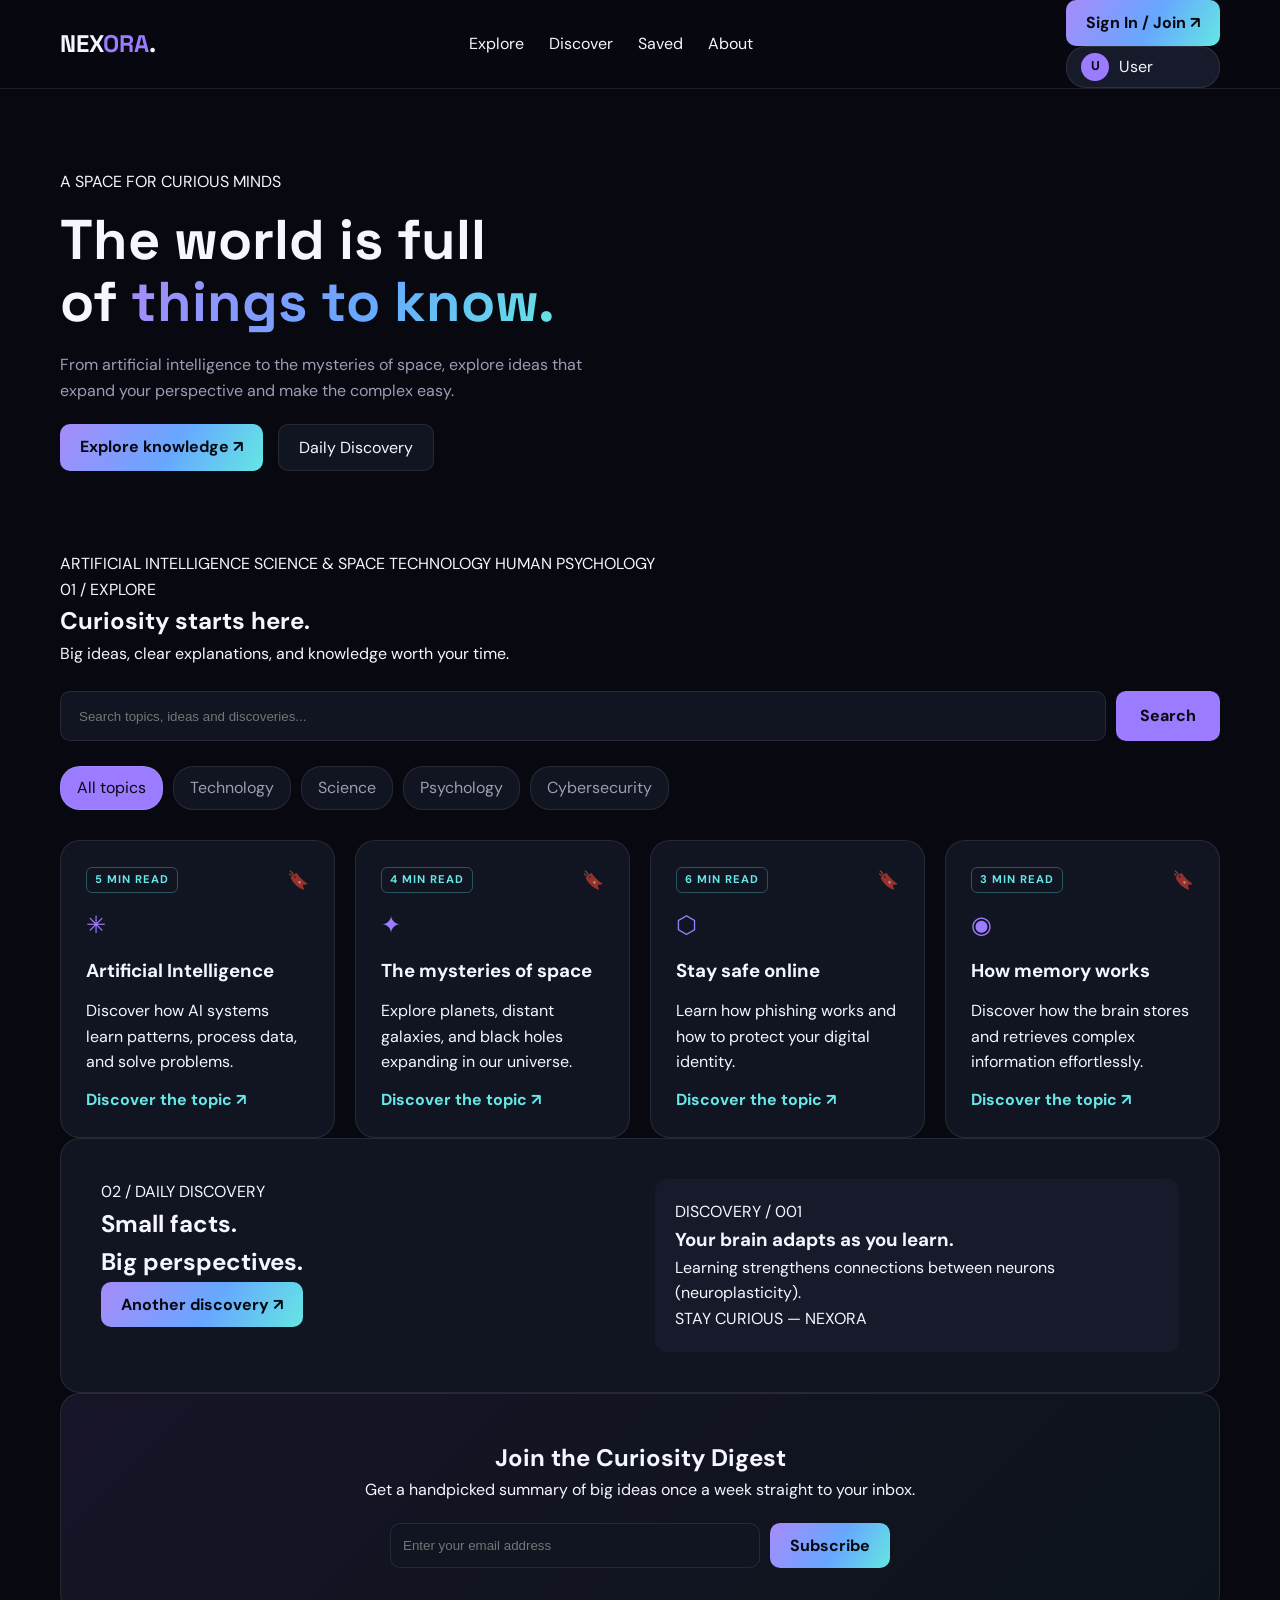
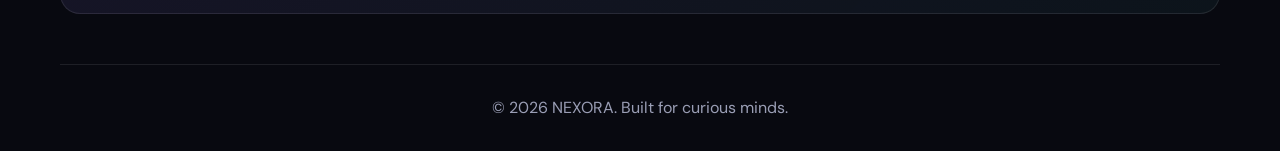
<file: index.html>
<!DOCTYPE html>
<html lang="en">
<head>
    <meta charset="UTF-8">
    <meta name="viewport" content="width=device-width, initial-scale=1.0">
    <meta name="theme-color" content="#080910">
    <title>NEXORA — Discover More. Know Better.</title>
    <link rel="stylesheet" href="nexora.css">
    <script src="nexora.js" defer></script>
</head>
<body>

    <!-- Site Header -->
    <header class="site-header">
        <div class="navbar">
            <a class="logo" href="#home">NEX<span>ORA</span>.</a>
            <nav class="nav-links">
                <a href="#explore">Explore</a>
                <a href="#discover">Discover</a>
                <a href="#bookmarks">Saved</a>
                <a href="#about">About</a>
            </nav>
            <div class="user-auth-zone">
                <button type="button" class="nav-cta" id="openAuthModalBtn">Sign In / Join ↗</button>
                <div class="user-profile-badge" id="userProfileBadge" hidden>
                    <span id="userAvatar">U</span>
                    <span id="userNameDisplay">User</span>
                </div>
            </div>
        </div>
    </header>

    <main id="main">

        <!-- Hero Section -->
        <section class="hero" id="home">
            <div class="hero-content">
                <div class="status-label">A SPACE FOR CURIOUS MINDS</div>
                <h1>The world is full<br>of <span class="gradient-text">things to know.</span></h1>
                <p class="hero-description">From artificial intelligence to the mysteries of space, explore ideas that expand your perspective and make the complex easy.</p>
                <div class="hero-actions">
                    <a href="#explore" class="nav-cta">Explore knowledge ↗</a>
                    <a href="#discover" class="secondary-button">Daily Discovery</a>
                </div>
            </div>
            <div class="hero-visual">
                <div class="hero-orb"></div>
            </div>
        </section>

        <!-- Topic Ticker -->
        <div class="topic-strip">
            <span>ARTIFICIAL INTELLIGENCE</span>
            <span>SCIENCE & SPACE</span>
            <span>TECHNOLOGY</span>
            <span>HUMAN PSYCHOLOGY</span>
        </div>

        <!-- Explore Section -->
        <section class="section explore-section" id="explore">
            <div class="section-heading">
                <p class="eyebrow">01 / EXPLORE</p>
                <h2>Curiosity starts here.</h2>
                <p>Big ideas, clear explanations, and knowledge worth your time.</p>
            </div>

            <!-- Search Form -->
            <form class="search-form" id="searchForm">
                <input type="search" id="siteSearch" placeholder="Search topics, ideas and discoveries..." autocomplete="off">
                <button type="submit">Search</button>
            </form>

            <!-- Category Filters -->
            <div class="category-filters">
                <button type="button" class="category-chip active" data-category="all">All topics</button>
                <button type="button" class="category-chip" data-category="technology">Technology</button>
                <button type="button" class="category-chip" data-category="science">Science</button>
                <button type="button" class="category-chip" data-category="mind">Psychology</button>
                <button type="button" class="category-chip" data-category="security">Cybersecurity</button>
            </div>

            <!-- Topic Cards Grid -->
            <div class="topic-grid" id="topicGrid">
                
                <article class="topic-card" data-category="technology" data-id="ai-01" data-search="artificial intelligence ai machine learning">
                    <div class="card-top">
                        <span class="badge">5 MIN READ</span>
                        <button class="bookmark-btn" aria-label="Save topic">🔖</button>
                    </div>
                    <div class="card-icon">✳</div>
                    <h3>Artificial Intelligence</h3>
                    <p>Discover how AI systems learn patterns, process data, and solve problems.</p>
                    <a href="ai.html" class="card-link">Discover the topic ↗</a>
                </article>

                <article class="topic-card" data-category="science" data-id="space-02" data-search="space planets universe astronomy">
                    <div class="card-top">
                        <span class="badge">4 MIN READ</span>
                        <button class="bookmark-btn" aria-label="Save topic">🔖</button>
                    </div>
                    <div class="card-icon">✦</div>
                    <h3>The mysteries of space</h3>
                    <p>Explore planets, distant galaxies, and black holes expanding in our universe.</p>
                    <a href="#discover" class="card-link">Discover the topic ↗</a>
                </article>

                <article class="topic-card" data-category="security" data-id="sec-03" data-search="cybersecurity internet privacy password safety">
                    <div class="card-top">
                        <span class="badge">6 MIN READ</span>
                        <button class="bookmark-btn" aria-label="Save topic">🔖</button>
                    </div>
                    <div class="card-icon">⬡</div>
                    <h3>Stay safe online</h3>
                    <p>Learn how phishing works and how to protect your digital identity.</p>
                    <a href="#discover" class="card-link">Discover the topic ↗</a>
                </article>

                <article class="topic-card" data-category="mind" data-id="mind-04" data-search="psychology brain memory learning habits">
                    <div class="card-top">
                        <span class="badge">3 MIN READ</span>
                        <button class="bookmark-btn" aria-label="Save topic">🔖</button>
                    </div>
                    <div class="card-icon">◉</div>
                    <h3>How memory works</h3>
                    <p>Discover how the brain stores and retrieves complex information effortlessly.</p>
                    <a href="#discover" class="card-link">Discover the topic ↗</a>
                </article>
            </div>
            <p id="emptyState" class="empty-state" style="display:none; margin-top:20px;">No matching topics found.</p>
        </section>

        <!-- Daily Discovery Section -->
        <section class="section discovery-section" id="discover">
            <div class="discovery-panel">
                <div class="discovery-copy">
                    <p class="eyebrow">02 / DAILY DISCOVERY</p>
                    <h2>Small facts.<br><span>Big perspectives.</span></h2>
                    <button type="button" class="nav-cta" id="newFactButton">Another discovery ↗</button>
                </div>
                <article class="fact-card">
                    <span class="fact-number" id="factNumber">DISCOVERY / 001</span>
                    <h3 id="factTitle">Your brain adapts as you learn.</h3>
                    <p id="factText">Learning strengthens connections between neurons (neuroplasticity).</p>
                    <span class="fact-footer">STAY CURIOUS — NEXORA</span>
                </article>
            </div>
        </section>

        <!-- Newsletter Subscription -->
        <section class="section newsletter-section">
            <div class="newsletter-card">
                <h2>Join the Curiosity Digest</h2>
                <p>Get a handpicked summary of big ideas once a week straight to your inbox.</p>
                <form id="newsletterForm" class="newsletter-form">
                    <input type="email" placeholder="Enter your email address" required>
                    <button type="submit" class="nav-cta">Subscribe</button>
                </form>
            </div>
        </section>
    </main>

    <!-- Auth Modal -->
    <div class="auth-modal-backdrop" id="authModal" hidden>
        <div class="auth-modal">
            <button class="modal-close-btn" id="closeAuthModalBtn">&times;</button>
            <h2 id="modalTitle">Welcome to NEXORA</h2>
            <p style="color: var(--muted); margin-bottom: 20px;">Sign in to save topics & personalize your space.</p>
            <form id="authForm">
                <input type="text" id="authName" placeholder="Full Name" required style="margin-bottom: 12px;">
                <input type="email" id="authEmail" placeholder="Gmail address" required style="margin-bottom: 12px;">
                <button type="submit" class="nav-cta" style="width: 100%;">Continue to Account</button>
            </form>
        </div>
    </div>

    <!-- Footer Section -->
    <footer class="site-footer">
        <div class="footer-bottom">
            <p>&copy; <span id="currentYear">2026</span> NEXORA. Built for curious minds.</p>
        </div>
    </footer>

</body>
</html>
</file>
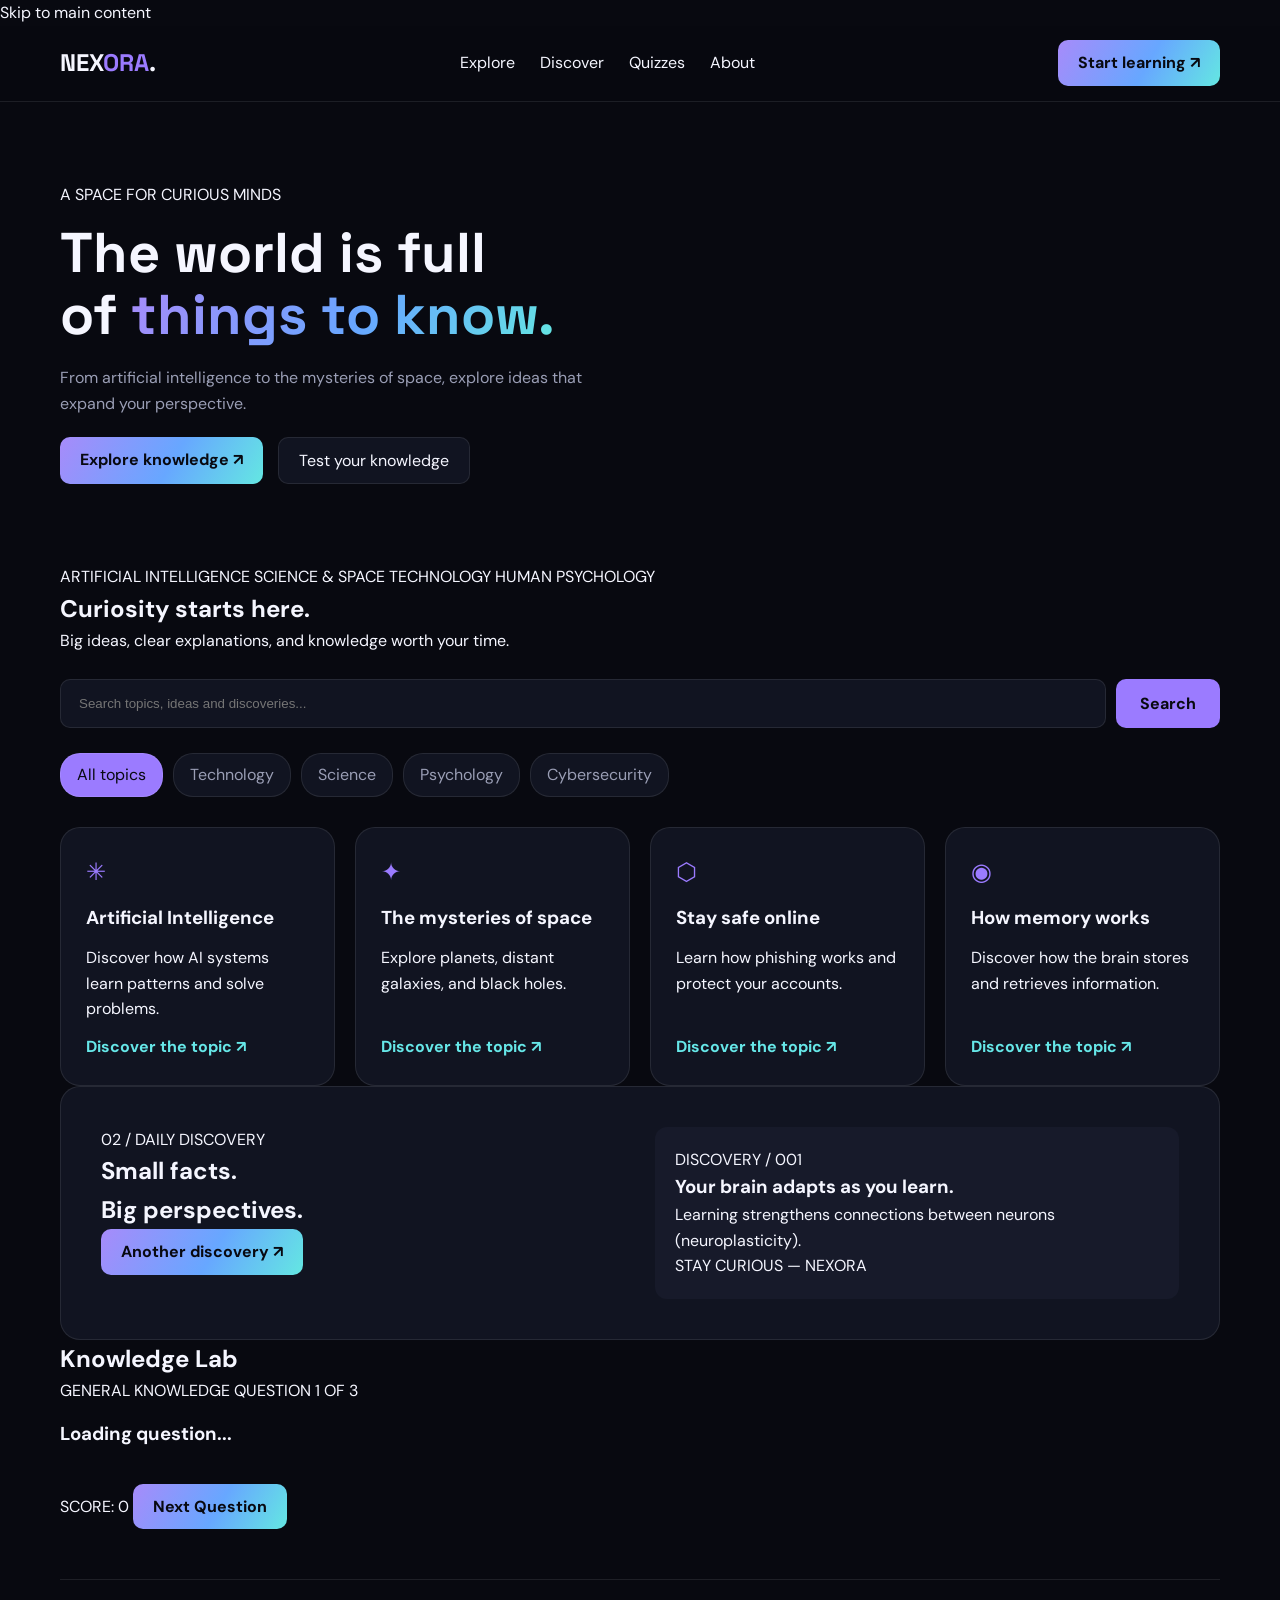
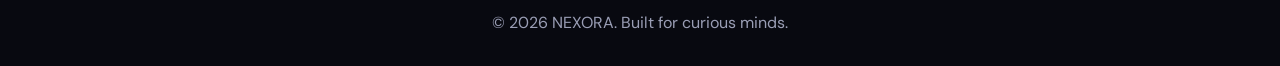
<file: ai.html>
<!DOCTYPE html>
<html lang="en">
<head>
    <meta charset="UTF-8">
    <meta name="viewport" content="width=device-width, initial-scale=1.0">
    <meta name="theme-color" content="#080910">
    <title>NEXORA — Discover More. Know Better.</title>
    <link rel="stylesheet" href="nexora.css">
    <script src="nexora.js" defer></script>
</head>
<body>

    <a class="skip-link" href="#main">Skip to main content</a>

    <header class="site-header">
        <div class="navbar">
            <a class="logo" href="#home">NEX<span>ORA</span>.</a>
            <nav class="nav-links">
                <a href="#explore">Explore</a>
                <a href="#discover">Discover</a>
                <a href="#quizzes">Quizzes</a>
                <a href="#about">About</a>
            </nav>
            <a href="#explore" class="nav-cta">Start learning ↗</a>
        </div>
    </header>

    <main id="main">
        <!-- Hero Section -->
        <section class="hero" id="home">
            <div class="hero-content">
                <div class="status-label">A SPACE FOR CURIOUS MINDS</div>
                <h1>The world is full<br>of <span class="gradient-text">things to know.</span></h1>
                <p class="hero-description">From artificial intelligence to the mysteries of space, explore ideas that expand your perspective.</p>
                <div class="hero-actions">
                    <a href="#explore" class="nav-cta">Explore knowledge ↗</a>
                    <a href="#quizzes" class="secondary-button">Test your knowledge</a>
                </div>
            </div>
            <div class="hero-visual">
                <div class="hero-orb"></div>
            </div>
        </section>

        <!-- Topic Ticker -->
        <div class="topic-strip">
            <span>ARTIFICIAL INTELLIGENCE</span>
            <span>SCIENCE & SPACE</span>
            <span>TECHNOLOGY</span>
            <span>HUMAN PSYCHOLOGY</span>
        </div>

        <!-- Explore Section -->
        <section class="section explore-section" id="explore">
            <div class="section-heading">
                <h2>Curiosity starts here.</h2>
                <p>Big ideas, clear explanations, and knowledge worth your time.</p>
            </div>

            <!-- Search Form -->
            <form class="search-form" id="searchForm">
                <input type="search" id="siteSearch" placeholder="Search topics, ideas and discoveries..." autocomplete="off">
                <button type="submit">Search</button>
            </form>

            <!-- Category Filters -->
            <div class="category-filters">
                <button type="button" class="category-chip active" data-category="all">All topics</button>
                <button type="button" class="category-chip" data-category="technology">Technology</button>
                <button type="button" class="category-chip" data-category="science">Science</button>
                <button type="button" class="category-chip" data-category="mind">Psychology</button>
                <button type="button" class="category-chip" data-category="security">Cybersecurity</button>
            </div>

            <!-- Topic Cards Grid -->
            <div class="topic-grid" id="topicGrid">
                <article class="topic-card" data-category="technology" data-search="artificial intelligence ai machine learning">
                    <div class="card-icon">✳</div>
                    <h3>Artificial Intelligence</h3>
                    <p>Discover how AI systems learn patterns and solve problems.</p>
                    <a href="ai.html" class="card-link">Discover the topic ↗</a>
                </article>

                <article class="topic-card" data-category="science" data-search="space planets universe astronomy">
                    <div class="card-icon">✦</div>
                    <h3>The mysteries of space</h3>
                    <p>Explore planets, distant galaxies, and black holes.</p>
                    <a href="#discover" class="card-link">Discover the topic ↗</a>
                </article>

                <article class="topic-card" data-category="security" data-search="cybersecurity internet privacy password safety">
                    <div class="card-icon">⬡</div>
                    <h3>Stay safe online</h3>
                    <p>Learn how phishing works and protect your accounts.</p>
                    <a href="#discover" class="card-link">Discover the topic ↗</a>
                </article>

                <article class="topic-card" data-category="mind" data-search="psychology brain memory learning habits">
                    <div class="card-icon">◉</div>
                    <h3>How memory works</h3>
                    <p>Discover how the brain stores and retrieves information.</p>
                    <a href="#discover" class="card-link">Discover the topic ↗</a>
                </article>
            </div>
            <p id="emptyState" class="empty-state" style="display:none; margin-top:20px;">No matching topics found.</p>
        </section>

        <!-- Daily Discovery Section -->
        <section class="section discovery-section" id="discover">
            <div class="discovery-panel">
                <div class="discovery-copy">
                    <p class="eyebrow">02 / DAILY DISCOVERY</p>
                    <h2>Small facts.<br><span>Big perspectives.</span></h2>
                    <button type="button" class="nav-cta" id="newFactButton">Another discovery ↗</button>
                </div>
                <article class="fact-card">
                    <span class="fact-number" id="factNumber">DISCOVERY / 001</span>
                    <h3 id="factTitle">Your brain adapts as you learn.</h3>
                    <p id="factText">Learning strengthens connections between neurons (neuroplasticity).</p>
                    <span class="fact-footer">STAY CURIOUS — NEXORA</span>
                </article>
            </div>
        </section>

        <!-- Quiz Section -->
        <section class="section quiz-section" id="quizzes">
            <div class="section-heading">
                <h2>Knowledge Lab</h2>
            </div>
            <div class="quiz-panel">
                <div class="quiz-topline">
                    <span>GENERAL KNOWLEDGE</span>
                    <span id="quizProgress">QUESTION 1 OF 3</span>
                </div>
                <h3 id="quizQuestion" style="margin-block: 15px;">Loading question...</h3>
                <div class="quiz-answers" id="quizAnswers" style="display:flex; flex-direction:column; gap:10px;"></div>
                <p id="quizFeedback" style="margin-top:10px; font-weight:600;"></p>
                <div class="quiz-controls" style="margin-top:20px;">
                    <span id="quizScore">SCORE: 0</span>
                    <button type="button" class="nav-cta" id="quizNext" disabled>Next Question</button>
                </div>
            </div>
        </section>
    </main>

    <footer class="site-footer">
        <div class="footer-bottom">
            <p>&copy; <span id="currentYear">2026</span> NEXORA. Built for curious minds.</p>
        </div>
    </footer>

</body>
</html>
</file>
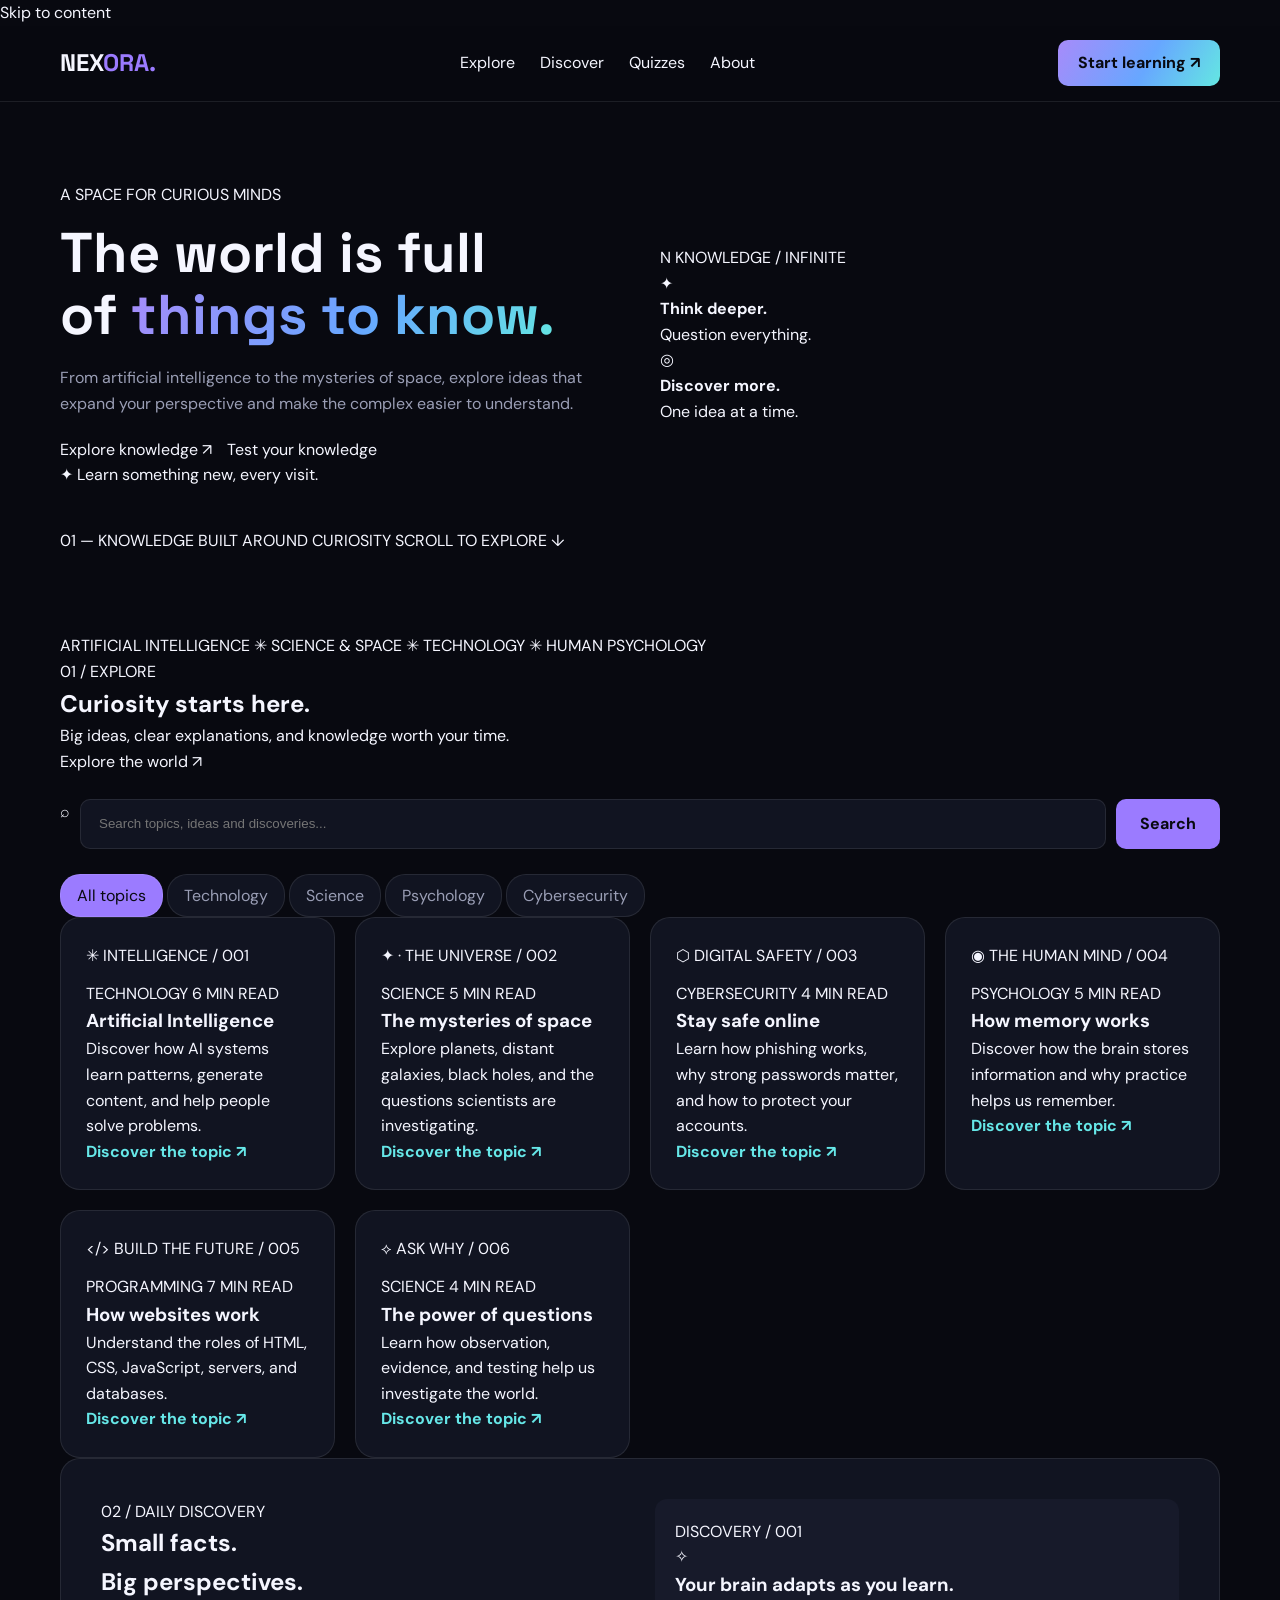
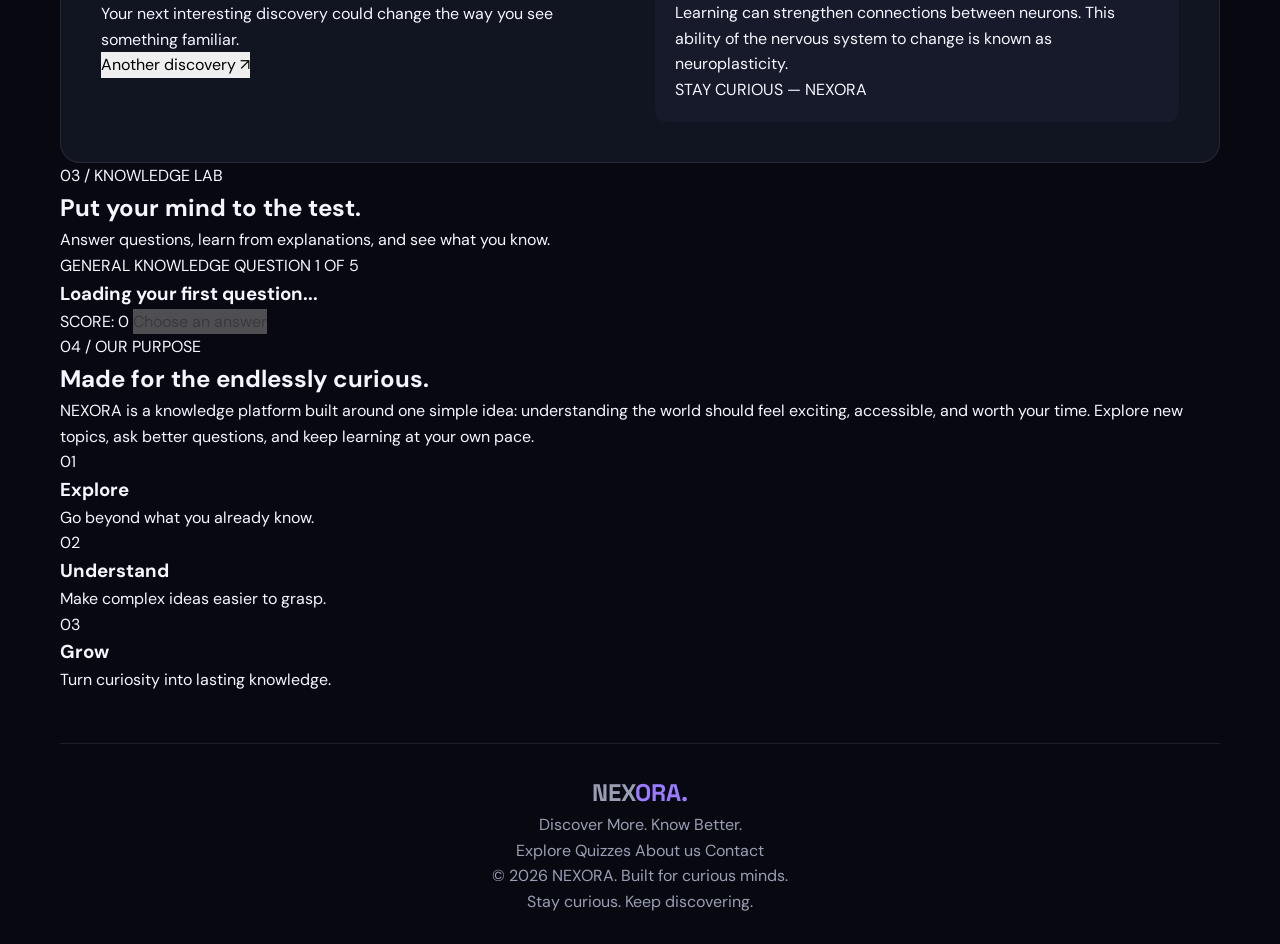
<file: nexora.html>
<!DOCTYPE html>
<html lang="en">
<head>
    <meta charset="UTF-8">
    <meta name="viewport" content="width=device-width, initial-scale=1.0">
    <meta name="theme-color" content="#090a12">
    <meta name="description" content="Explore artificial intelligence, science, technology and fascinating ideas with NEXORA. Discover more. Know better.">

    <title>NEXORA — Discover More. Know Better.</title>

    <link rel="stylesheet" href="nexora.css">
    <script src="nexora.js" defer></script>
</head>
<body>

    <a class="skip-link" href="#main">Skip to content</a>

    <header class="site-header">
        <div class="navbar">
            <a class="logo" href="#home" aria-label="NEXORA home">
                NEX<span>ORA</span><span class="logo-dot">.</span>
            </a>

            <nav class="nav-links" aria-label="Main navigation">
                <a href="#explore">Explore</a>
                <a href="#discover">Discover</a>
                <a href="#quizzes">Quizzes</a>
                <a href="#about">About</a>
            </nav>

            <a href="#explore" class="nav-cta">
                Start learning <span aria-hidden="true">↗</span>
            </a>
        </div>
    </header>

    <main id="main">

        <!-- Hero -->
        <section class="hero" id="home">
            <div class="hero-content">
                <div class="status-label">
                    <span class="status-dot"></span>
                    A SPACE FOR CURIOUS MINDS
                </div>

                <h1>
                    The world is full<br>
                    of <span class="gradient-text">things to know.</span>
                </h1>

                <p class="hero-description">
                    From artificial intelligence to the mysteries of space,
                    explore ideas that expand your perspective and make
                    the complex easier to understand.
                </p>

                <div class="hero-actions">
                    <a href="#explore" class="button button-primary">
                        Explore knowledge <span aria-hidden="true">↗</span>
                    </a>

                    <a href="#quizzes" class="button button-secondary">
                        Test your knowledge
                    </a>
                </div>

                <div class="hero-trust">
                    <span>✦</span>
                    Learn something new, every visit.
                </div>
            </div>

            <div class="hero-visual" aria-hidden="true">
                <div class="orbit orbit-one"></div>
                <div class="orbit orbit-two"></div>
                <div class="visual-glow"></div>

                <div class="visual-core">
                    <span class="core-symbol">N</span>
                    <span class="core-caption">KNOWLEDGE / INFINITE</span>
                </div>

                <div class="floating-card floating-card-top">
                    <span class="floating-icon">✦</span>
                    <div>
                        <strong>Think deeper.</strong>
                        <p>Question everything.</p>
                    </div>
                </div>

                <div class="floating-card floating-card-bottom">
                    <span class="floating-icon cyan-icon">◎</span>
                    <div>
                        <strong>Discover more.</strong>
                        <p>One idea at a time.</p>
                    </div>
                </div>
            </div>

            <div class="hero-bottom">
                <span>01 — KNOWLEDGE</span>
                <span>BUILT AROUND CURIOSITY</span>
                <a href="#explore">SCROLL TO EXPLORE ↓</a>
            </div>
        </section>

        <!-- Topic ticker -->
        <div class="topic-strip" aria-label="Topics covered">
            <span>ARTIFICIAL INTELLIGENCE</span>
            <span class="strip-star">✳</span>
            <span>SCIENCE &amp; SPACE</span>
            <span class="strip-star">✳</span>
            <span>TECHNOLOGY</span>
            <span class="strip-star">✳</span>
            <span>HUMAN PSYCHOLOGY</span>
        </div>

        <!-- Explore -->
        <section class="section explore-section" id="explore">
            <div class="section-heading">
                <div>
                    <p class="eyebrow">01 / EXPLORE</p>
                    <h2>Curiosity starts here<span class="heading-dot">.</span></h2>
                    <p class="section-description">
                        Big ideas, clear explanations, and knowledge worth your time.
                    </p>
                </div>

                <a href="#discover" class="text-link">
                    Explore the world <span aria-hidden="true">↗</span>
                </a>
            </div>

            <!-- Search -->
            <form class="search-form" id="searchForm" role="search">
                <label class="search-icon" for="siteSearch" aria-hidden="true">⌕</label>

                <input
                    type="search"
                    id="siteSearch"
                    name="q"
                    placeholder="Search topics, ideas and discoveries..."
                    autocomplete="off"
                    aria-label="Search knowledge topics"
                >

                <button type="submit" class="search-button">Search</button>
            </form>

            <p id="searchStatus" class="search-status" role="status" aria-live="polite"></p>

            <!-- Categories -->
            <div class="category-list" aria-label="Filter topics">
                <button type="button" class="category-chip active"
                        data-category="all" aria-pressed="true">
                    All topics
                </button>

                <button type="button" class="category-chip"
                        data-category="technology" aria-pressed="false">
                    Technology
                </button>

                <button type="button" class="category-chip"
                        data-category="science" aria-pressed="false">
                    Science
                </button>

                <button type="button" class="category-chip"
                        data-category="mind" aria-pressed="false">
                    Psychology
                </button>

                <button type="button" class="category-chip"
                        data-category="security" aria-pressed="false">
                    Cybersecurity
                </button>
            </div>

            <!-- Topic cards -->
            <div class="topic-grid" id="topicGrid">

                <!-- AI CARD: CONNECTED TO ai.html -->
                <article class="topic-card featured-card"
                         data-category="technology"
                         data-search="artificial intelligence ai machine learning technology">

                    <div class="card-art art-ai" aria-hidden="true">
                        <span class="art-orbit"></span>
                        <span class="art-symbol">✳</span>
                        <span class="art-label">INTELLIGENCE / 001</span>
                    </div>

                    <div class="card-content">
                        <div class="card-meta">
                            <span class="card-category">TECHNOLOGY</span>
                            <span>6 MIN READ</span>
                        </div>

                        <h3>Artificial Intelligence</h3>

                        <p>
                            Discover how AI systems learn patterns, generate
                            content, and help people solve problems.
                        </p>

                        <a href="ai.html" class="card-link">
                            Discover the topic <span aria-hidden="true">↗</span>
                        </a>
                    </div>
                </article>

                <!-- SPACE -->
                <article class="topic-card"
                         data-category="science"
                         data-search="space planets universe astronomy science">

                    <div class="card-art art-space" aria-hidden="true">
                        <span class="space-star star-one">✦</span>
                        <span class="space-star star-two">·</span>
                        <span class="planet"></span>
                        <span class="art-label">THE UNIVERSE / 002</span>
                    </div>

                    <div class="card-content">
                        <div class="card-meta">
                            <span class="card-category">SCIENCE</span>
                            <span>5 MIN READ</span>
                        </div>

                        <h3>The mysteries of space</h3>

                        <p>
                            Explore planets, distant galaxies, black holes,
                            and the questions scientists are investigating.
                        </p>

                        <a href="#discover" class="card-link">
                            Discover the topic <span aria-hidden="true">↗</span>
                        </a>
                    </div>
                </article>

                <!-- CYBERSECURITY -->
                <article class="topic-card"
                         data-category="security"
                         data-search="cybersecurity internet privacy phishing password safety">

                    <div class="card-art art-security" aria-hidden="true">
                        <span class="shield-symbol">⬡</span>
                        <span class="art-label">DIGITAL SAFETY / 003</span>
                    </div>

                    <div class="card-content">
                        <div class="card-meta">
                            <span class="card-category">CYBERSECURITY</span>
                            <span>4 MIN READ</span>
                        </div>

                        <h3>Stay safe online</h3>

                        <p>
                            Learn how phishing works, why strong passwords
                            matter, and how to protect your accounts.
                        </p>

                        <a href="#discover" class="card-link">
                            Discover the topic <span aria-hidden="true">↗</span>
                        </a>
                    </div>
                </article>

                <!-- PSYCHOLOGY -->
                <article class="topic-card"
                         data-category="mind"
                         data-search="psychology brain memory learning habits human mind">

                    <div class="card-art art-mind" aria-hidden="true">
                        <span class="mind-symbol">◉</span>
                        <span class="art-label">THE HUMAN MIND / 004</span>
                    </div>

                    <div class="card-content">
                        <div class="card-meta">
                            <span class="card-category">PSYCHOLOGY</span>
                            <span>5 MIN READ</span>
                        </div>

                        <h3>How memory works</h3>

                        <p>
                            Discover how the brain stores information
                            and why practice helps us remember.
                        </p>

                        <a href="#discover" class="card-link">
                            Discover the topic <span aria-hidden="true">↗</span>
                        </a>
                    </div>
                </article>

                <!-- PROGRAMMING -->
                <article class="topic-card"
                         data-category="technology"
                         data-search="programming coding websites software computers">

                    <div class="card-art art-code" aria-hidden="true">
                        <span class="code-symbol">&lt;/&gt;</span>
                        <span class="art-label">BUILD THE FUTURE / 005</span>
                    </div>

                    <div class="card-content">
                        <div class="card-meta">
                            <span class="card-category">PROGRAMMING</span>
                            <span>7 MIN READ</span>
                        </div>

                        <h3>How websites work</h3>

                        <p>
                            Understand the roles of HTML, CSS, JavaScript,
                            servers, and databases.
                        </p>

                        <a href="#discover" class="card-link">
                            Discover the topic <span aria-hidden="true">↗</span>
                        </a>
                    </div>
                </article>

                <!-- SCIENCE -->
                <article class="topic-card"
                         data-category="science"
                         data-search="scientific method experiments evidence critical thinking">

                    <div class="card-art art-science" aria-hidden="true">
                        <span class="science-symbol">⟡</span>
                        <span class="art-label">ASK WHY / 006</span>
                    </div>

                    <div class="card-content">
                        <div class="card-meta">
                            <span class="card-category">SCIENCE</span>
                            <span>4 MIN READ</span>
                        </div>

                        <h3>The power of questions</h3>

                        <p>
                            Learn how observation, evidence, and testing
                            help us investigate the world.
                        </p>

                        <a href="#discover" class="card-link">
                            Discover the topic <span aria-hidden="true">↗</span>
                        </a>
                    </div>
                </article>

            </div>

            <p id="emptyState" class="empty-state" hidden>
                No matching topics found. Try another search.
            </p>
        </section>

        <!-- Daily Discovery -->
        <section class="section discovery-section" id="discover">
            <div class="discovery-panel">
                <div class="discovery-copy">
                    <p class="eyebrow">02 / DAILY DISCOVERY</p>

                    <h2>Small facts.<br><span>Big perspectives.</span></h2>

                    <p>
                        Your next interesting discovery could change
                        the way you see something familiar.
                    </p>

                    <button type="button" class="button button-primary" id="newFactButton">
                        Another discovery <span aria-hidden="true">↗</span>
                    </button>
                </div>

                <article class="fact-card" aria-live="polite">
                    <span class="fact-number" id="factNumber">DISCOVERY / 001</span>
                    <div class="fact-icon" aria-hidden="true">✧</div>

                    <h3 id="factTitle">Your brain adapts as you learn.</h3>

                    <p id="factText">
                        Learning can strengthen connections between neurons.
                        This ability of the nervous system to change is known
                        as neuroplasticity.
                    </p>

                    <span class="fact-footer">STAY CURIOUS — NEXORA</span>
                </article>
            </div>
        </section>

        <!-- Quiz -->
        <section class="section quiz-section" id="quizzes">
            <div class="section-heading">
                <div>
                    <p class="eyebrow">03 / KNOWLEDGE LAB</p>
                    <h2>Put your mind to the test<span class="heading-dot">.</span></h2>
                    <p class="section-description">
                        Answer questions, learn from explanations, and
                        see what you know.
                    </p>
                </div>
            </div>

            <div class="quiz-panel" id="quizContainer">
                <div class="quiz-topline">
                    <span class="card-category">GENERAL KNOWLEDGE</span>
                    <span id="quizProgress">QUESTION 1 OF 5</span>
                </div>

                <div class="quiz-progress-track"
                     role="progressbar"
                     aria-label="Quiz progress"
                     aria-valuemin="0"
                     aria-valuemax="5"
                     aria-valuenow="0"
                     id="quizProgressBar">
                    <div class="quiz-progress-fill" id="quizProgressFill"></div>
                </div>

                <h3 id="quizQuestion">Loading your first question...</h3>

                <div class="quiz-answers" id="quizAnswers"></div>

                <p id="quizFeedback" class="quiz-feedback"
                   role="status" aria-live="polite"></p>

                <div class="quiz-controls">
                    <span id="quizScore">SCORE: 0</span>

                    <button type="button" class="button button-primary"
                            id="quizNext" disabled>
                        Choose an answer
                    </button>
                </div>
            </div>
        </section>

        <!-- About -->
        <section class="section about-section" id="about">
            <p class="eyebrow">04 / OUR PURPOSE</p>

            <h2>Made for the endlessly curious<span class="heading-dot">.</span></h2>

            <p class="about-description">
                NEXORA is a knowledge platform built around one simple idea:
                understanding the world should feel exciting, accessible,
                and worth your time. Explore new topics, ask better questions,
                and keep learning at your own pace.
            </p>

            <div class="about-values">
                <div>
                    <span>01</span>
                    <h3>Explore</h3>
                    <p>Go beyond what you already know.</p>
                </div>

                <div>
                    <span>02</span>
                    <h3>Understand</h3>
                    <p>Make complex ideas easier to grasp.</p>
                </div>

                <div>
                    <span>03</span>
                    <h3>Grow</h3>
                    <p>Turn curiosity into lasting knowledge.</p>
                </div>
            </div>
        </section>

    </main>

    <!-- Footer -->
    <footer class="site-footer">
        <div class="footer-main">
            <div class="footer-brand">
                <a class="logo" href="#home">
                    NEX<span>ORA</span><span class="logo-dot">.</span>
                </a>

                <p>Discover More. Know Better.</p>
            </div>

            <div class="footer-links">
                <a href="#explore">Explore</a>
                <a href="#quizzes">Quizzes</a>
                <a href="#about">About us</a>
                <a href="mailto:hello@nexora.example">Contact</a>
            </div>
        </div>

        <div class="footer-bottom">
            <p>© <span id="currentYear">2026</span> NEXORA. Built for curious minds.</p>
            <p>Stay curious. Keep discovering.</p>
        </div>
    </footer>

</body>
</html>
</file>
<file: nexora.css>
@import url('https://fonts.googleapis.com/css2?family=DM+Sans:wght@400;500;700&family=Space+Grotesk:wght@600;700&display=swap');

:root {
  --bg: #080910;
  --surface: #111421;
  --surface-light: #171a2a;
  --text: #f5f6ff;
  --muted: #9a9eb5;
  --purple: #9b7bff;
  --cyan: #66e7e8;
  --border: rgba(255, 255, 255, 0.09);
  --gradient: linear-gradient(120deg, #a78bfa, #67a7ff 55%, #64e7e2);
  --radius: 20px;
}

* { 
  box-sizing: border-box; 
  margin: 0; 
  padding: 0; 
}

body { 
  background: var(--bg); 
  color: var(--text); 
  font-family: 'DM Sans', sans-serif; 
  line-height: 1.6; 
}

a { 
  color: inherit; 
  text-decoration: none; 
}

button { 
  font: inherit; 
  cursor: pointer; 
  border: none; 
}

.container, 
.navbar, 
.hero, 
.topic-strip, 
.section, 
.site-footer {
  width: min(1160px, calc(100% - 48px));
  margin-inline: auto;
}

/* Header & User Profile */
.site-header { 
  position: sticky; 
  top: 0; 
  z-index: 100; 
  background: rgba(8, 9, 16, 0.85); 
  backdrop-filter: blur(15px); 
  border-bottom: 1px solid var(--border); 
}

.navbar { 
  min-height: 75px; 
  display: flex; 
  align-items: center; 
  justify-content: space-between; 
}

.logo { 
  font-family: 'Space Grotesk', sans-serif; 
  font-size: 1.5rem; 
  font-weight: 700; 
}

.logo span { 
  color: var(--purple); 
}

.nav-links { 
  display: flex; 
  gap: 25px; 
}

.nav-links a:hover { 
  color: var(--purple); 
}

.user-profile-badge { 
  display: flex; 
  align-items: center; 
  gap: 10px; 
  background: var(--surface-light); 
  padding: 6px 14px; 
  border-radius: 20px; 
  border: 1px solid var(--border); 
}

#userAvatar { 
  background: var(--purple); 
  color: #080910; 
  width: 28px; 
  height: 28px; 
  border-radius: 50%; 
  display: flex; 
  align-items: center; 
  justify-content: center; 
  font-weight: 700; 
  font-size: 0.8rem; 
}

.nav-cta { 
  padding: 10px 20px; 
  border-radius: 10px; 
  background: var(--gradient); 
  color: #080910; 
  font-weight: 700; 
  display: inline-block; 
}

.secondary-button { 
  padding: 10px 20px; 
  border-radius: 10px; 
  border: 1px solid var(--border); 
  background: var(--surface); 
  color: var(--text); 
}

/* Hero Section */
.hero { 
  display: grid; 
  grid-template-columns: 1fr 1fr; 
  padding-block: 80px; 
  align-items: center; 
  gap: 40px; 
}

.hero h1 { 
  font-family: 'Space Grotesk', sans-serif; 
  font-size: 3.5rem; 
  line-height: 1.1; 
  margin-top: 15px; 
}

.gradient-text { 
  background: var(--gradient); 
  -webkit-background-clip: text; 
  background-clip: text; 
  color: transparent; 
}

.hero-description { 
  color: var(--muted); 
  margin-block: 20px; 
}

.hero-actions { 
  display: flex; 
  gap: 15px; 
}

/* Topic Badges & Cards */
.topic-grid { 
  display: grid; 
  grid-template-columns: repeat(auto-fit, minmax(250px, 1fr)); 
  gap: 20px; 
}

.topic-card { 
  padding: 25px; 
  background: var(--surface); 
  border-radius: var(--radius); 
  border: 1px solid var(--border); 
  display: flex; 
  flex-direction: column; 
  gap: 12px; 
}

.card-top { 
  display: flex; 
  justify-content: space-between; 
  align-items: center; 
}

.badge { 
  font-size: 0.7rem; 
  color: var(--cyan); 
  letter-spacing: 1px; 
  font-weight: 700; 
  border: 1px solid rgba(102, 231, 232, 0.3); 
  padding: 3px 8px; 
  border-radius: 6px; 
}

.bookmark-btn { 
  background: transparent; 
  font-size: 1.1rem; 
  opacity: 0.6; 
  transition: opacity 0.2s; 
}

.bookmark-btn:hover, 
.bookmark-btn.saved { 
  opacity: 1; 
}

.card-icon { 
  font-size: 1.5rem; 
  color: var(--purple); 
}

.card-link { 
  color: var(--cyan); 
  font-weight: 700; 
  margin-top: auto; 
}

/* Auth Modal UI */
.auth-modal-backdrop { 
  position: fixed; 
  inset: 0; 
  background: rgba(0,0,0,0.8); 
  backdrop-filter: blur(10px); 
  display: flex; 
  align-items: center; 
  justify-content: center; 
  z-index: 1000; 
}

/* Modal Hide Fix */
.auth-modal-backdrop[hidden] {
  display: none !important;
}

.auth-modal { 
  background: var(--surface); 
  border: 1px solid var(--border); 
  padding: 40px; 
  border-radius: var(--radius); 
  width: 90%; 
  max-width: 420px; 
  position: relative; 
}

.modal-close-btn { 
  position: absolute; 
  top: 15px; 
  right: 20px; 
  font-size: 1.5rem; 
  background: transparent; 
  color: var(--muted); 
}

.auth-modal input { 
  width: 100%; 
  padding: 12px; 
  border-radius: 8px; 
  border: 1px solid var(--border); 
  background: var(--surface-light); 
  color: var(--text); 
}

/* Newsletter Section */
.newsletter-card { 
  background: linear-gradient(135deg, rgba(155, 123, 255, 0.1), rgba(102, 231, 232, 0.05)); 
  border: 1px solid var(--border); 
  padding: 45px; 
  border-radius: var(--radius); 
  text-align: center; 
}

.newsletter-form { 
  display: flex; 
  gap: 10px; 
  max-width: 500px; 
  margin: 20px auto 0; 
}

.newsletter-form input { 
  flex: 1; 
  padding: 12px; 
  border-radius: 10px; 
  border: 1px solid var(--border); 
  background: var(--surface); 
  color: var(--text); 
}

/* Search & Filters */
.search-form { 
  display: flex; 
  gap: 10px; 
  margin-block: 25px; 
}

.search-form input { 
  flex: 1; 
  padding: 12px 18px; 
  border-radius: 10px; 
  border: 1px solid var(--border); 
  background: var(--surface); 
  color: var(--text); 
}

.search-form button { 
  padding: 12px 24px; 
  border-radius: 10px; 
  background: var(--purple); 
  color: #080910; 
  font-weight: 700; 
}

.category-filters { 
  display: flex; 
  gap: 10px; 
  margin-bottom: 30px; 
  flex-wrap: wrap; 
}

.category-chip { 
  padding: 8px 16px; 
  border-radius: 20px; 
  background: var(--surface); 
  border: 1px solid var(--border); 
  color: var(--muted); 
}

.category-chip.active, 
.category-chip:hover { 
  background: var(--purple); 
  color: #080910; 
}

/* Discovery Panel */
.discovery-panel { 
  background: var(--surface); 
  padding: 40px; 
  border-radius: var(--radius); 
  border: 1px solid var(--border); 
  display: grid; 
  grid-template-columns: 1fr 1fr; 
  gap: 30px; 
}

.fact-card { 
  background: var(--surface-light); 
  padding: 20px; 
  border-radius: 12px; 
}

/* Footer */
.site-footer { 
  border-top: 1px solid var(--border); 
  padding-block: 30px; 
  color: var(--muted); 
  text-align: center; 
  margin-top: 50px; 
}

@media (max-width: 768px) {
  .hero, .discovery-panel { 
    grid-template-columns: 1fr; 
  }
  .nav-links { 
    display: none; 
  }
}
</file>
